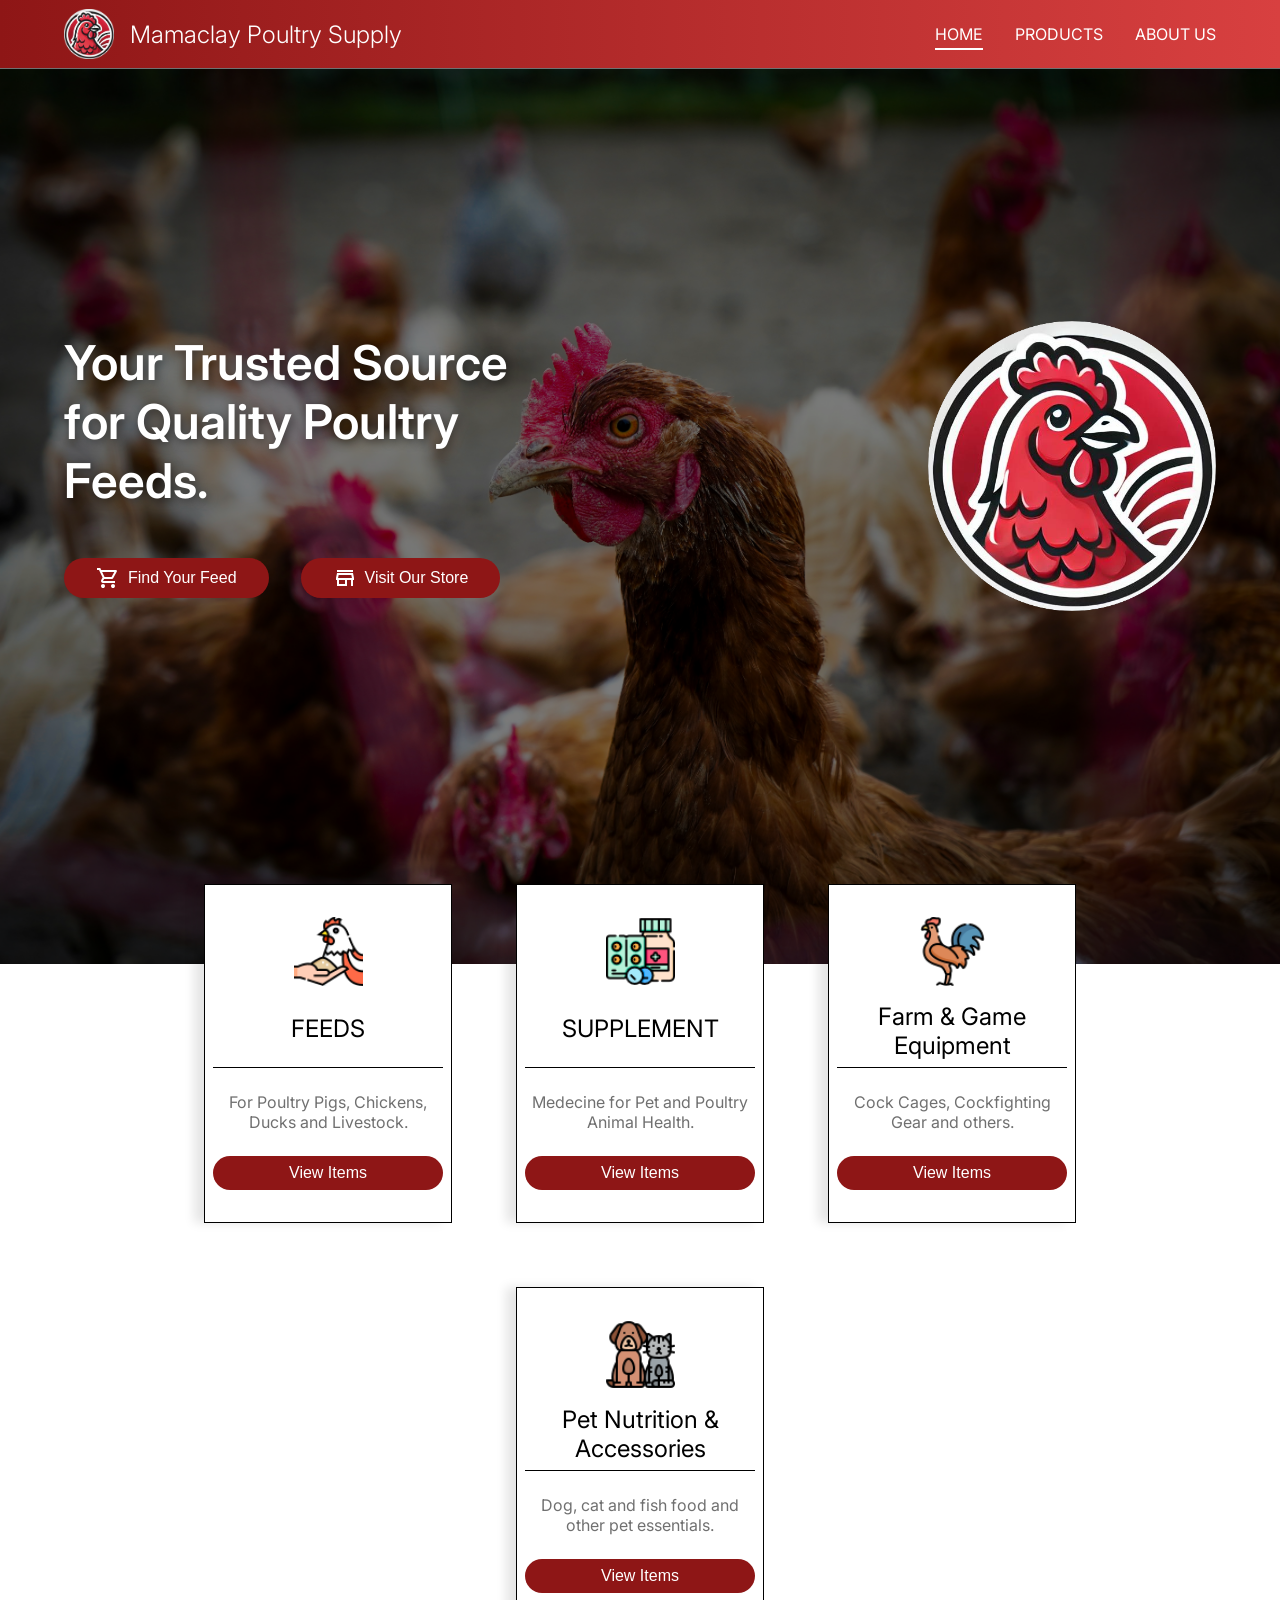
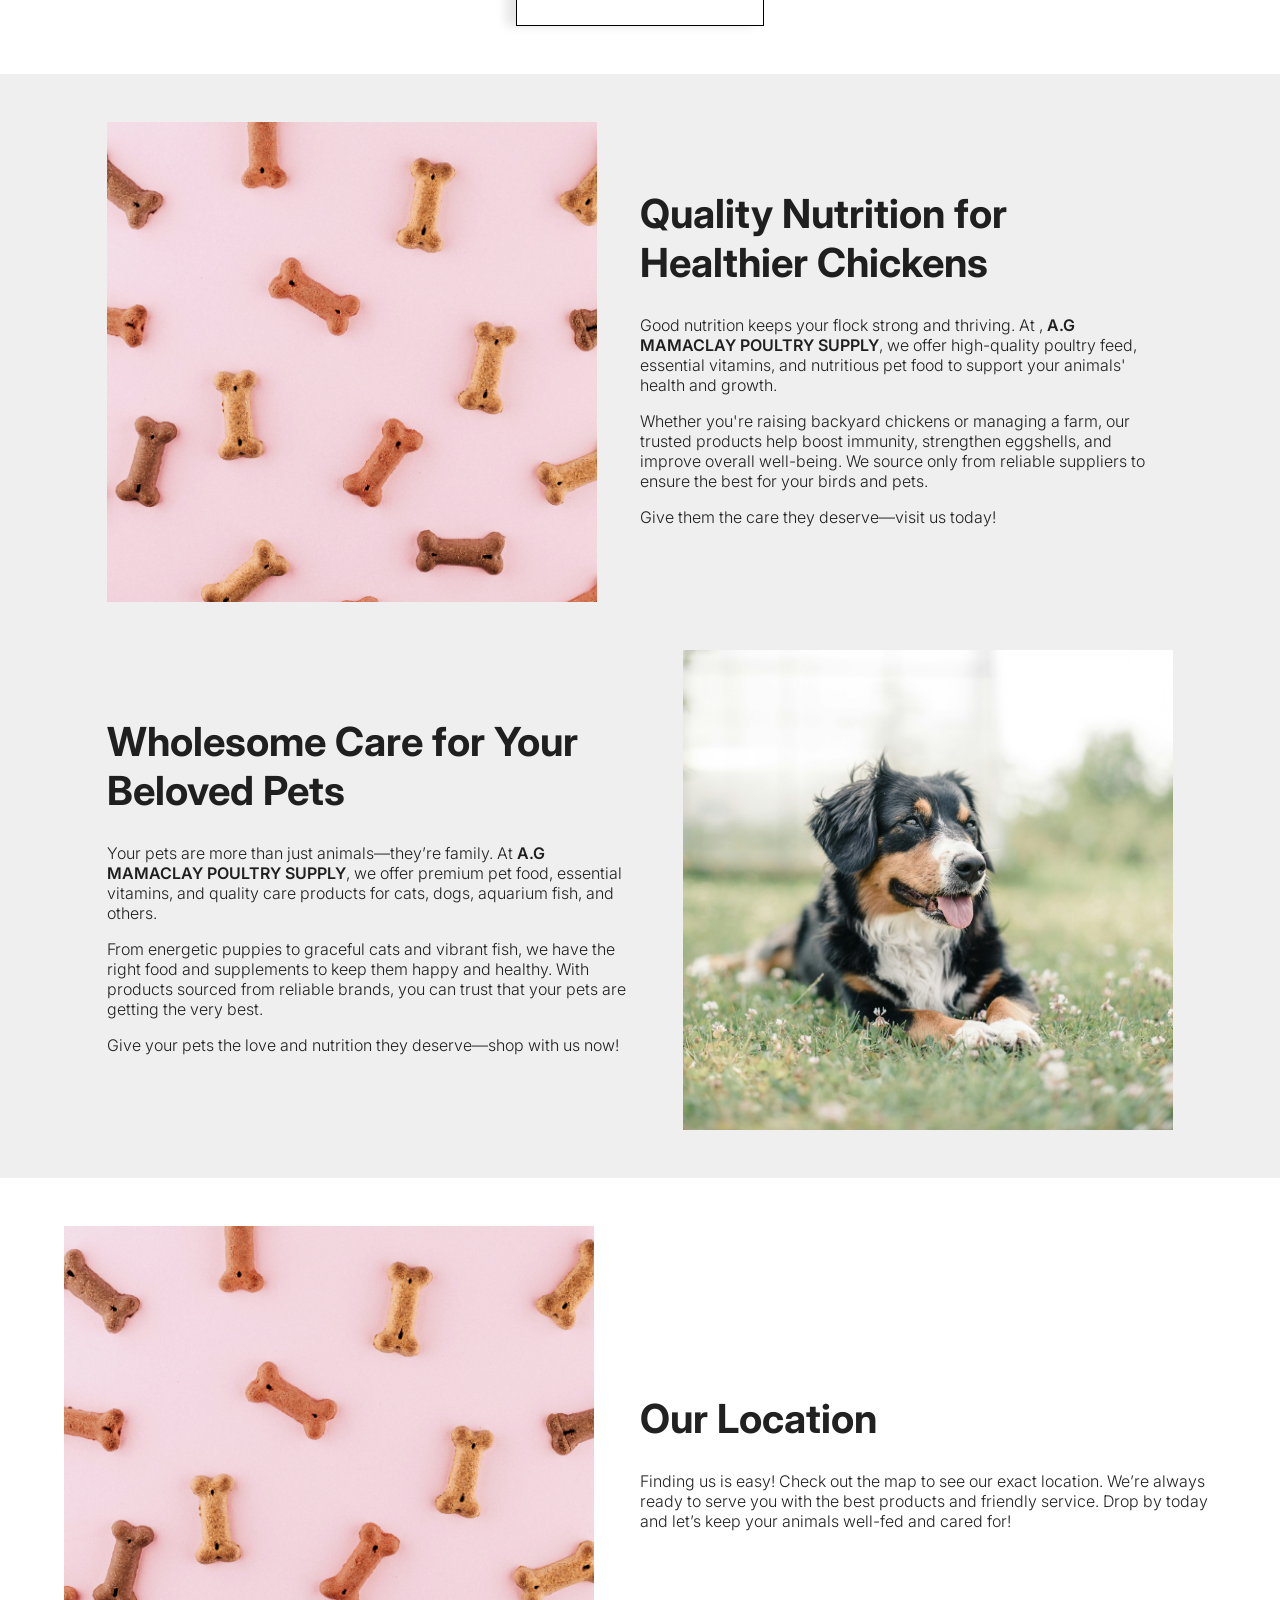
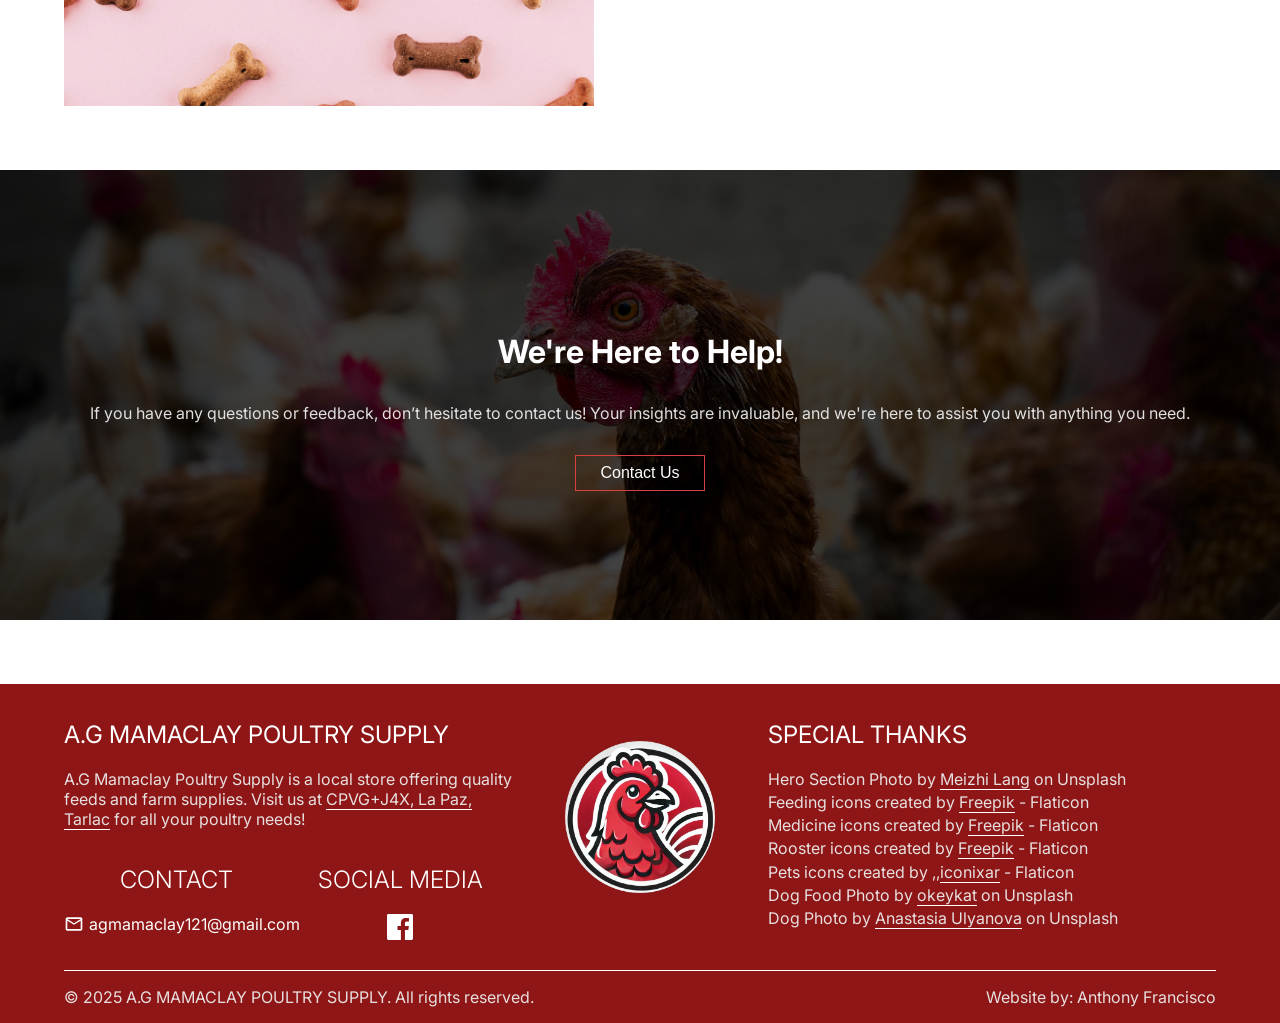
<file: client-side/index.html>
<!DOCTYPE html>
<html lang="en">
<head>
    <meta charset="UTF-8">
    <meta name="viewport" content="width=device-width, initial-scale=1.0">
    <link rel="Icon" type="image/png" href="assets/logo.png">
    <title>A.G Mamaclay Poultry Shop</title>
    <link rel="preconnect" href="https://fonts.googleapis.com">
    <link rel="preconnect" href="https://fonts.gstatic.com" crossorigin>
    <link href="https://fonts.googleapis.com/css2?family=Inter:ital,opsz,wght@0,14..32,100..900;1,14..32,100..900&display=swap" rel="stylesheet">
    <link rel="stylesheet" href="assets/style.css">
    <link rel="stylesheet" href="assets/homepage.css">
</head>
<body>

    <header>
        <div class="container">

            <div class="logo-div"> <!--Put an href to index-->
                <img src="assets/logo.png" alt="logo" >
                <h1>Mamaclay Poultry Supply</h1>
            </div>

            <nav class="main-nav">
                <ul>
                    <li class="main-list"><a href="index.html" id="home-link">HOME</a></li>
                    <li class="main-list"><a href="products.html" id="products-link">PRODUCTS</a></li>
                    <li class="main-list"><a href="about.html" id="about-link">ABOUT US</a></li>
                    
                    <li class="menu-icon" style="margin-left: 2em;" onclick="toggleMenu()">
                        
                        <svg class="menu-svg" xmlns="http://www.w3.org/2000/svg" height="35px" viewBox="0 -960 960 960" width="35px" fill="#FFFFFF">
                            <path d="M120-240v-80h720v80H120Zm0-200v-80h720v80H120Zm0-200v-80h720v80H120Z"/>
                        </svg>
                    
                        <svg class="close-svg" xmlns="http://www.w3.org/2000/svg" height="35px" viewBox="0 -960 960 960" width="35px" fill="#FFFFFF" style="display: none;">
                            <path d="M256-200l-56-56 224-224-224-224 56-56 224 224 224-224 56 56-224 224 224 224-56 56-224-224-224 224Z"/>
                        </svg>

                    </li>
                </ul>

            </nav>
    
        </div><!--Container end-->
  
    </header>

    <div class="container-sbar">
        <nav class="side-bar">
            <ul>

                <li><a href="index.html" id="sidebar-home-link"><svg xmlns="http://www.w3.org/2000/svg" height="24px" viewBox="0 -960 960 960" width="24px" fill="var(--blackText)"><path d="M240-200h120v-240h240v240h120v-360L480-740 240-560v360Zm-80 80v-480l320-240 320 240v480H520v-240h-80v240H160Zm320-350Z"/></svg>HOME</a></li>

                <li><a href="products.html" id="sidebar-products-link"><svg xmlns="http://www.w3.org/2000/svg" height="24px" viewBox="0 -960 960 960" width="24px" fill="var(--blackText)"><path d="M240-80q-33 0-56.5-23.5T160-160v-480q0-33 23.5-56.5T240-720h80q0-66 47-113t113-47q66 0 113 47t47 113h80q33 0 56.5 23.5T800-640v480q0 33-23.5 56.5T720-80H240Zm0-80h480v-480h-80v80q0 17-11.5 28.5T600-520q-17 0-28.5-11.5T560-560v-80H400v80q0 17-11.5 28.5T360-520q-17 0-28.5-11.5T320-560v-80h-80v480Zm160-560h160q0-33-23.5-56.5T480-800q-33 0-56.5 23.5T400-720ZM240-160v-480 480Z"/></svg>PRODUCTS</a></li>

                <li><a href="about.html" id="sidebar-about-link"><svg xmlns="http://www.w3.org/2000/svg" height="24px" viewBox="0 -960 960 960" width="24px" fill="var(--blackText)"><path d="M40-160v-112q0-34 17.5-62.5T104-378q62-31 126-46.5T360-440q66 0 130 15.5T616-378q29 15 46.5 43.5T680-272v112H40Zm720 0v-120q0-44-24.5-84.5T666-434q51 6 96 20.5t84 35.5q36 20 55 44.5t19 53.5v120H760ZM360-480q-66 0-113-47t-47-113q0-66 47-113t113-47q66 0 113 47t47 113q0 66-47 113t-113 47Zm400-160q0 66-47 113t-113 47q-11 0-28-2.5t-28-5.5q27-32 41.5-71t14.5-81q0-42-14.5-81T544-792q14-5 28-6.5t28-1.5q66 0 113 47t47 113ZM120-240h480v-32q0-11-5.5-20T580-306q-54-27-109-40.5T360-360q-56 0-111 13.5T140-306q-9 5-14.5 14t-5.5 20v32Zm240-320q33 0 56.5-23.5T440-640q0-33-23.5-56.5T360-720q-33 0-56.5 23.5T280-640q0 33 23.5 56.5T360-560Zm0 320Zm0-400Z"/></svg>ABOUT US</a></li>

            </ul>

        </nav>
    </div>

    <div class="overlay"></div>

    <main><!-------------MAINN------------->
        
        <section class="hero-section"> <!-------------HERO SECTION------------->

            <div class="container-hero-section">
                <div class="essay-button-wrap">
                    <h1>Your Trusted Source for Quality Poultry Feeds.</h1>
                    <div class="button-wrap">

                        <button class="hero-btn" id="heroProductBtn" onclick="btnFeedsFunction()"><svg xmlns="http://www.w3.org/2000/svg" height="24px" viewBox="0 -960 960 960" width="24px" fill="#FFFFFF"><path d="M280-80q-33 0-56.5-23.5T200-160q0-33 23.5-56.5T280-240q33 0 56.5 23.5T360-160q0 33-23.5 56.5T280-80Zm400 0q-33 0-56.5-23.5T600-160q0-33 23.5-56.5T680-240q33 0 56.5 23.5T760-160q0 33-23.5 56.5T680-80ZM246-720l96 200h280l110-200H246Zm-38-80h590q23 0 35 20.5t1 41.5L692-482q-11 20-29.5 31T622-440H324l-44 80h480v80H280q-45 0-68-39.5t-2-78.5l54-98-144-304H40v-80h130l38 80Zm134 280h280-280Z"/></svg>Find Your Feed </button>

                        <button class="hero-btn" id="heroVisitBtn" onclick="locationScroll()"><svg xmlns="http://www.w3.org/2000/svg" height="24px" viewBox="0 -960 960 960" width="24px" fill="#FFFFFF"><path d="M160-720v-80h640v80H160Zm0 560v-240h-40v-80l40-200h640l40 200v80h-40v240h-80v-240H560v240H160Zm80-80h240v-160H240v160Zm-38-240h556-556Zm0 0h556l-24-120H226l-24 120Z"/></svg>Visit Our Store</button>
                    </div>
                </div>
                <img src="assets/logo.png" alt="Logo Image">
            </div>
            
        </section><!-------------HERO SECTION ENDDDDD------------->

        <section class="card-section"><!-------------CARD SECTION------------->
            
            <div class="container-card-section">

                <div class="card">
                    <div class="img-title-card">
                        <img src="assets/chicken.png" alt="Feeds Icon">
                        <h2 class="h2-one-title">FEEDS</h2>
                    </div>
                    <p>For Poultry Pigs, Chickens, Ducks and Livestock.</p>
                    <button class="card-button" id="feedsCard">View Items</button>
                </div>

                <div class="card">
                    <div class="img-title-card">
                        <img src="assets/medicine.png" alt="Medecine Icon">
                        <h2 class="h2-one-title">SUPPLEMENT</h2>
                    </div>
                    <p>Medecine for Pet and Poultry Animal Health.</p>
                    <button class="card-button" id="supplementCard">View Items</button>
                </div>

                <div class="card">
                    <div class="img-title-card">
                        <img src="assets/gallic-rooster.png" alt="Rooster Icon">
                        <h2>Farm & Game Equipment</h2>
                    </div>
                    <p>Cock Cages, Cockfighting Gear and others.</p>
                    <button class="card-button" id="farmCard">View Items</button>
                </div>

                <div class="card">
                    <div class="img-title-card">
                        <img src="assets/pets.png" alt="Rooster Icon">
                        <h2>Pet Nutrition & Accessories</h2>
                    </div>
                    <p>Dog, cat and fish food and other pet essentials. </p>
                    <button class="card-button" id="petCard">View Items</button>
                </div>

        </div><!-------------container-card-section endddd------------->
 
        </section><!-------------CARD SECTION ENDDDDDDDDDDDD------------->

        <section class="essay-section"> <!------ESSAY AND PICTURE SECTION------->
            <div class="essay-section-wrap">

                <div class="essay-img"></div>
                <div class="essay-text">
                    <h2>Quality Nutrition for Healthier Chickens</h2>
                    <p>Good nutrition keeps your flock strong and thriving. At , <span>A.G MAMACLAY POULTRY SUPPLY</span>, we offer high-quality poultry feed, essential vitamins, and nutritious pet food to support your animals' health and growth.</p>
                    <p>Whether you're raising backyard chickens or managing a farm, our trusted products help boost immunity, strengthen eggshells, and improve overall well-being. We source only from reliable suppliers to ensure the best for your birds and pets.</p>
                    <p>Give them the care they deserve—visit us today!</p>
                </div>

                

            </div>

            <div class="essay-section-wrap essay-section-wrap2">
                <div class="essay-text">
                    <h2>Wholesome Care for Your Beloved Pets</h2>
                    <p>Your pets are more than just animals—they’re family. At <span>A.G MAMACLAY POULTRY SUPPLY</span>, we offer premium pet food, essential vitamins, and quality care products for cats, dogs, aquarium fish, and others.</p>
                    <p>From energetic puppies to graceful cats and vibrant fish, we have the right food and supplements to keep them happy and healthy. With products sourced from reliable brands, you can trust that your pets are getting the very best.</p>
                    <p>Give your pets the love and nutrition they deserve—shop with us now!</p>
                </div>
                <div class="essay-img2"></div>
            </div>

        </section> <!------ESSAY AND PICTURE SECTION ENNDDD------->

        <div class="scroll-pointer"></div>
        <section class="location-section"> <!----LOCATION SECTION---->
            <div class="location-wrap">
                <div class="location-map"><iframe src="https://www.google.com/maps/embed?pb=!1m18!1m12!1m3!1d3845.7487428138934!2d120.72279487378216!3d15.44410655587219!2m3!1f0!2f0!3f0!3m2!1i1024!2i768!4f13.1!3m3!1m2!1s0x3396db006bf5c7ab%3A0xa3828235a39f2ec9!2sMamaclay%20Poultry%20Supply!5e0!3m2!1sen!2sph!4v1741330957660!5m2!1sen!2sph" width="600" height="450" style="border:0;" allowfullscreen="" loading="lazy" referrerpolicy="no-referrer-when-downgrade"></iframe></div>
                <div class="location-text-wrap">
                    <h2>Our Location</h2>
                    <p>Finding us is easy! Check out the map to see our exact location. We’re always ready to serve you with the best products and friendly service. Drop by today and let’s keep your animals well-fed and cared for!</p>
                </div>
            </div>
        </section> <!----LOCATION SECTION ENDDD---->

        <section class="banner-section"> <!---->
            <div class="banner-wrap">
                <h2>We're Here to Help!</h2>
                <p>If you have any questions or feedback, don’t hesitate to contact us! Your insights are invaluable, and we're here to assist you with anything you need.
                </p>
                <button>Contact Us</button>
            </div>
        </section>

    </main> <!-------------MAINN ENDDDDDD------------->

    <footer>
        <div class="footer-wrap">

            <div class="footer-column1">
                <div class="column1-child">
                    <h2>A.G MAMACLAY POULTRY SUPPLY</h2>
                    <p>A.G Mamaclay Poultry Supply is a local store offering quality feeds and farm supplies. Visit us at <a href="https://maps.app.goo.gl/yw9MuRpXWipvzHsX6" target="_blank" rel="noopener noreferrer">CPVG+J4X, La Paz, Tarlac</a> for all your poultry needs!</p>
                </div>
                

                <div class="column1-child2">
                    <div class="child1">
                        <h2>CONTACT</h2>
                        <p><svg xmlns="http://www.w3.org/2000/svg" height="20px" viewBox="0 -960 960 960" width="24px" fill="#FFFFFF"><path d="M160-160q-33 0-56.5-23.5T80-240v-480q0-33 23.5-56.5T160-800h640q33 0 56.5 23.5T880-720v480q0 33-23.5 56.5T800-160H160Zm320-280L160-640v400h640v-400L480-440Zm0-80 320-200H160l320 200ZM160-640v-80 480-400Z"/></svg>agmamaclay121@gmail.com</p>
                    </div>
                    
                    <div class="child2">
                        <h2>SOCIAL MEDIA</h2>
                            <svg width="50" height="26" viewBox="0 0 24 24" fill="#ffffff" xmlns="http://www.w3.org/2000/svg">
                                <path d="M22.675 0H1.325C0.593 0 0 0.593 0 1.325v21.351C0 23.407 0.593 24 1.325 24h11.495v-9.294H9.692v-3.622h3.128V8.413c0-3.1 1.893-4.787 4.659-4.787 1.325 0 2.463 0.099 2.794 0.143v3.24h-1.916c-1.5 0-1.793 0.713-1.793 1.76v2.309h3.59l-0.467 3.622h-3.123V24h6.126C23.407 24 24 23.407 24 22.675V1.325C24 0.593 23.407 0 22.675 0z"/>
                            </svg>
                    </div>

                </div>

            </div>

            <div class="footer-column2">
                <img src="assets/logo.png" alt="A.G MPS LOGO">
                
            </div>

            <div class="footer-column3">
                <h2>SPECIAL THANKS</h2>
                <p>Hero Section Photo by <a href="https://unsplash.com/@meizhilang?utm_content=creditCopyText&utm_medium=referral&utm_source=unsplash"><span>Meizhi Lang</span></a> on <a href="https://unsplash.com/photos/a-group-of-chickens-o0YhQo9ak7Y?utm_content=creditCopyText&utm_medium=referral&utm_source=unsplash">Unsplash</a></p><!--HERO SECTION PHOTO-->

                <p><a href="https://www.flaticon.com/free-icons/feeding" title="feeding icons">Feeding icons created by <span>Freepik</span> - Flaticon</a></p>
                <p><a href="https://www.flaticon.com/free-icons/medicine" title="medicine icons">Medicine icons created by <span>Freepik</span> - Flaticon</a></p>
                <p><a href="https://www.flaticon.com/free-icons/rooster" title="rooster icons">Rooster icons created by <span>Freepik</span> - Flaticon</a></p>
                <p><a href="https://www.flaticon.com/free-icons/pets" title="pets icons">Pets icons created by ,,<span>iconixar</span> - Flaticon</a></p>

                <p>Dog Food Photo by <a href="https://unsplash.com/@okeykat?utm_content=creditCopyText&utm_medium=referral&utm_source=unsplash"><span>okeykat</span></a> on <a href="https://unsplash.com/photos/multicolored-dog-bone-toys-w6elADh_jww?utm_content=creditCopyText&utm_medium=referral&utm_source=unsplash">Unsplash</a> </p><!--ESSAY FIRST PIC SECTION PHOTO-->
                <p>Dog Photo by <a href="https://unsplash.com/@alimaddyce?utm_content=creditCopyText&utm_medium=referral&utm_source=unsplash"><span>Anastasia Ulyanova</span></a> on <a href="https://unsplash.com/photos/selective-focus-photography-of-black-brown-and-white-dog-lying-on-green-grass-field-aFqfi1ASUJc?utm_content=creditCopyText&utm_medium=referral&utm_source=unsplash">Unsplash</a></p>
            </div>

        </div>
        <br>
        <div class="footer-bottom-wrap">
            <p>&copy; 2025 A.G MAMACLAY POULTRY SUPPLY. All rights reserved.</p>
            <p class="myname">Website by: Anthony Francisco</p>
        </div>

    </footer>

    <script src="script.js">
        
    </script>

</body>
</html>
</file>
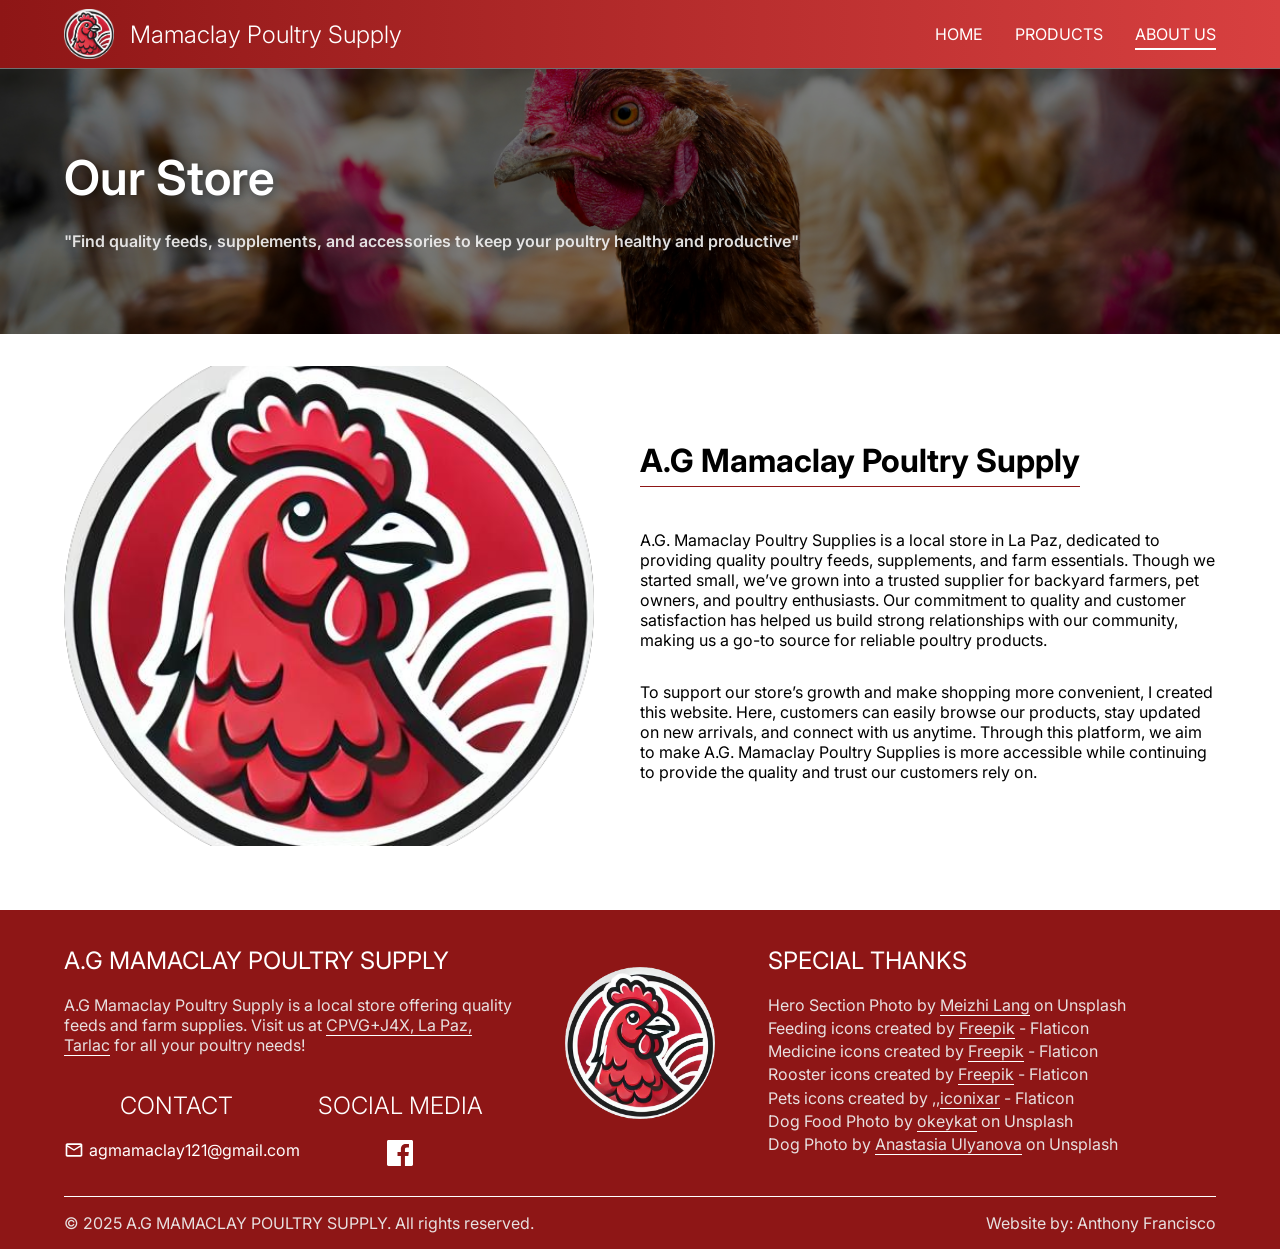
<file: client-side/about.html>
<!DOCTYPE html>
<html lang="en">
<head>
    <meta charset="UTF-8">
    <meta name="viewport" content="width=device-width, initial-scale=1.0">
    <link rel="Icon" type="image/png" href="assets/logo.png">
    <title>A.G Mamaclay Poultry Shop</title>
    <link rel="preconnect" href="https://fonts.googleapis.com">
    <link rel="preconnect" href="https://fonts.gstatic.com" crossorigin>
    <link href="https://fonts.googleapis.com/css2?family=Inter:ital,opsz,wght@0,14..32,100..900;1,14..32,100..900&display=swap" rel="stylesheet">
    <link rel="stylesheet" href="assets/style.css">
    <link rel="stylesheet" href="assets/about.css">

</head>
<body>
    <header>
        <div class="container">

            <div class="logo-div"> <!--Put an href to index-->
                <img src="assets/logo.png" alt="logo" >
                <h1>Mamaclay Poultry Supply</h1>
            </div>

            <nav class="main-nav">
                <ul>
                    <li class="main-list"><a href="index.html" id="home-link">HOME</a></li>
                    <li class="main-list"><a href="products.html" id="products-link">PRODUCTS</a></li>
                    <li class="main-list"><a href="about.html" id="about-link">ABOUT US</a></li>
                    
                    <li class="menu-icon" style="margin-left: 2em;" onclick="toggleMenu()">
                        
                        <svg class="menu-svg" xmlns="http://www.w3.org/2000/svg" height="35px" viewBox="0 -960 960 960" width="35px" fill="#FFFFFF">
                            <path d="M120-240v-80h720v80H120Zm0-200v-80h720v80H120Zm0-200v-80h720v80H120Z"/>
                        </svg>
                    
                        <svg class="close-svg" xmlns="http://www.w3.org/2000/svg" height="35px" viewBox="0 -960 960 960" width="35px" fill="#FFFFFF" style="display: none;">
                            <path d="M256-200l-56-56 224-224-224-224 56-56 224 224 224-224 56 56-224 224 224 224-56 56-224-224-224 224Z"/>
                        </svg>

                    </li>
                </ul>

            </nav>
    
        </div><!--Container end-->
  
    </header>

    <div class="container-sbar">
        <nav class="side-bar">
            <ul>
                <li><a href="index.html" id="sidebar-home-link"><svg xmlns="http://www.w3.org/2000/svg" height="24px" viewBox="0 -960 960 960" width="24px" fill="var(--blackText)"><path d="M240-200h120v-240h240v240h120v-360L480-740 240-560v360Zm-80 80v-480l320-240 320 240v480H520v-240h-80v240H160Zm320-350Z"/></svg>HOME</a></li>

                <li><a href="products.html" id="sidebar-products-link"><svg xmlns="http://www.w3.org/2000/svg" height="24px" viewBox="0 -960 960 960" width="24px" fill="var(--blackText)"><path d="M240-80q-33 0-56.5-23.5T160-160v-480q0-33 23.5-56.5T240-720h80q0-66 47-113t113-47q66 0 113 47t47 113h80q33 0 56.5 23.5T800-640v480q0 33-23.5 56.5T720-80H240Zm0-80h480v-480h-80v80q0 17-11.5 28.5T600-520q-17 0-28.5-11.5T560-560v-80H400v80q0 17-11.5 28.5T360-520q-17 0-28.5-11.5T320-560v-80h-80v480Zm160-560h160q0-33-23.5-56.5T480-800q-33 0-56.5 23.5T400-720ZM240-160v-480 480Z"/></svg>PRODUCTS</a></li>

                <li><a href="about.html" id="sidebar-about-link"><svg xmlns="http://www.w3.org/2000/svg" height="24px" viewBox="0 -960 960 960" width="24px" fill="var(--blackText)"><path d="M40-160v-112q0-34 17.5-62.5T104-378q62-31 126-46.5T360-440q66 0 130 15.5T616-378q29 15 46.5 43.5T680-272v112H40Zm720 0v-120q0-44-24.5-84.5T666-434q51 6 96 20.5t84 35.5q36 20 55 44.5t19 53.5v120H760ZM360-480q-66 0-113-47t-47-113q0-66 47-113t113-47q66 0 113 47t47 113q0 66-47 113t-113 47Zm400-160q0 66-47 113t-113 47q-11 0-28-2.5t-28-5.5q27-32 41.5-71t14.5-81q0-42-14.5-81T544-792q14-5 28-6.5t28-1.5q66 0 113 47t47 113ZM120-240h480v-32q0-11-5.5-20T580-306q-54-27-109-40.5T360-360q-56 0-111 13.5T140-306q-9 5-14.5 14t-5.5 20v32Zm240-320q33 0 56.5-23.5T440-640q0-33-23.5-56.5T360-720q-33 0-56.5 23.5T280-640q0 33 23.5 56.5T360-560Zm0 320Zm0-400Z"/></svg>ABOUT US</a></li>
            </ul> 

        </nav>
    </div>

    <div class="overlay"></div>

    <main class="about-main">

        <section class="hero-section hero-section-products">
            <div class="hero-section-products-wrap">
                <h1>Our Store</h1>
                <p>"Find quality feeds, supplements, and accessories to keep your poultry healthy and productive"</p>
            </div>
            
        </section>

        <section class="about-store-section">
            <div class="about-store-wrap">
                <div class="about-store-img"></div>
                <div class="about-store-title-des">
                    <h1>A.G Mamaclay Poultry Supply</h1>
                    <!--Location click in Paragraph-->
                    <p>A.G. Mamaclay Poultry Supplies is a local store in <span>La Paz</span>, dedicated to providing quality poultry feeds, supplements, and farm essentials. Though we started small, we’ve grown into a trusted supplier for backyard farmers, pet owners, and poultry enthusiasts. Our commitment to quality and customer satisfaction has helped us build strong relationships with our community, making us a go-to source for reliable poultry products.</p>

                    <p>To support our store’s growth and make shopping more convenient, I created this website. Here, customers can easily browse our products, stay updated on new arrivals, and connect with us anytime. Through this platform, we aim to make A.G. Mamaclay Poultry Supplies is more accessible while continuing to provide the quality and trust our customers rely on.</p>

                </div>
            </div>
        </section>  

        

    </main>

    <footer>
        <div class="footer-wrap">

            <div class="footer-column1">
                <div class="column1-child">
                    <h2>A.G MAMACLAY POULTRY SUPPLY</h2>
                    <p>A.G Mamaclay Poultry Supply is a local store offering quality feeds and farm supplies. Visit us at <a href="https://maps.app.goo.gl/yw9MuRpXWipvzHsX6" target="_blank" rel="noopener noreferrer">CPVG+J4X, La Paz, Tarlac</a> for all your poultry needs!</p>
                </div>
                

                <div class="column1-child2">
                    <div class="child1">
                        <h2>CONTACT</h2>
                        <p><svg xmlns="http://www.w3.org/2000/svg" height="20px" viewBox="0 -960 960 960" width="24px" fill="#FFFFFF"><path d="M160-160q-33 0-56.5-23.5T80-240v-480q0-33 23.5-56.5T160-800h640q33 0 56.5 23.5T880-720v480q0 33-23.5 56.5T800-160H160Zm320-280L160-640v400h640v-400L480-440Zm0-80 320-200H160l320 200ZM160-640v-80 480-400Z"/></svg>agmamaclay121@gmail.com</p>
                    </div>
                    
                    <div class="child2">
                        <h2>SOCIAL MEDIA</h2>
                            <svg width="50" height="26" viewBox="0 0 24 24" fill="#ffffff" xmlns="http://www.w3.org/2000/svg">
                                <path d="M22.675 0H1.325C0.593 0 0 0.593 0 1.325v21.351C0 23.407 0.593 24 1.325 24h11.495v-9.294H9.692v-3.622h3.128V8.413c0-3.1 1.893-4.787 4.659-4.787 1.325 0 2.463 0.099 2.794 0.143v3.24h-1.916c-1.5 0-1.793 0.713-1.793 1.76v2.309h3.59l-0.467 3.622h-3.123V24h6.126C23.407 24 24 23.407 24 22.675V1.325C24 0.593 23.407 0 22.675 0z"/>
                            </svg>
                    </div>

                </div>

            </div>

            <div class="footer-column2">
                <img src="assets/logo.png" alt="A.G MPS LOGO">
                
            </div>

            <div class="footer-column3">
                <h2>SPECIAL THANKS</h2>
                <p>Hero Section Photo by <a href="https://unsplash.com/@meizhilang?utm_content=creditCopyText&utm_medium=referral&utm_source=unsplash"><span>Meizhi Lang</span></a> on <a href="https://unsplash.com/photos/a-group-of-chickens-o0YhQo9ak7Y?utm_content=creditCopyText&utm_medium=referral&utm_source=unsplash">Unsplash</a></p><!--HERO SECTION PHOTO-->

                <p><a href="https://www.flaticon.com/free-icons/feeding" title="feeding icons">Feeding icons created by <span>Freepik</span> - Flaticon</a></p>
                <p><a href="https://www.flaticon.com/free-icons/medicine" title="medicine icons">Medicine icons created by <span>Freepik</span> - Flaticon</a></p>
                <p><a href="https://www.flaticon.com/free-icons/rooster" title="rooster icons">Rooster icons created by <span>Freepik</span> - Flaticon</a></p>
                <p><a href="https://www.flaticon.com/free-icons/pets" title="pets icons">Pets icons created by ,,<span>iconixar</span> - Flaticon</a></p>

                <p>Dog Food Photo by <a href="https://unsplash.com/@okeykat?utm_content=creditCopyText&utm_medium=referral&utm_source=unsplash"><span>okeykat</span></a> on <a href="https://unsplash.com/photos/multicolored-dog-bone-toys-w6elADh_jww?utm_content=creditCopyText&utm_medium=referral&utm_source=unsplash">Unsplash</a> </p><!--ESSAY FIRST PIC SECTION PHOTO-->
                <p>Dog Photo by <a href="https://unsplash.com/@alimaddyce?utm_content=creditCopyText&utm_medium=referral&utm_source=unsplash"><span>Anastasia Ulyanova</span></a> on <a href="https://unsplash.com/photos/selective-focus-photography-of-black-brown-and-white-dog-lying-on-green-grass-field-aFqfi1ASUJc?utm_content=creditCopyText&utm_medium=referral&utm_source=unsplash">Unsplash</a></p>
            </div>

        </div>
        <br>
        <div class="footer-bottom-wrap">
            <p>&copy; 2025 A.G MAMACLAY POULTRY SUPPLY. All rights reserved.</p>
            <p class="myname">Website by: Anthony Francisco</p>
        </div>

    </footer>
    

    
    <script src="script.js">
        
    </script>

</body>
</html>
</file>
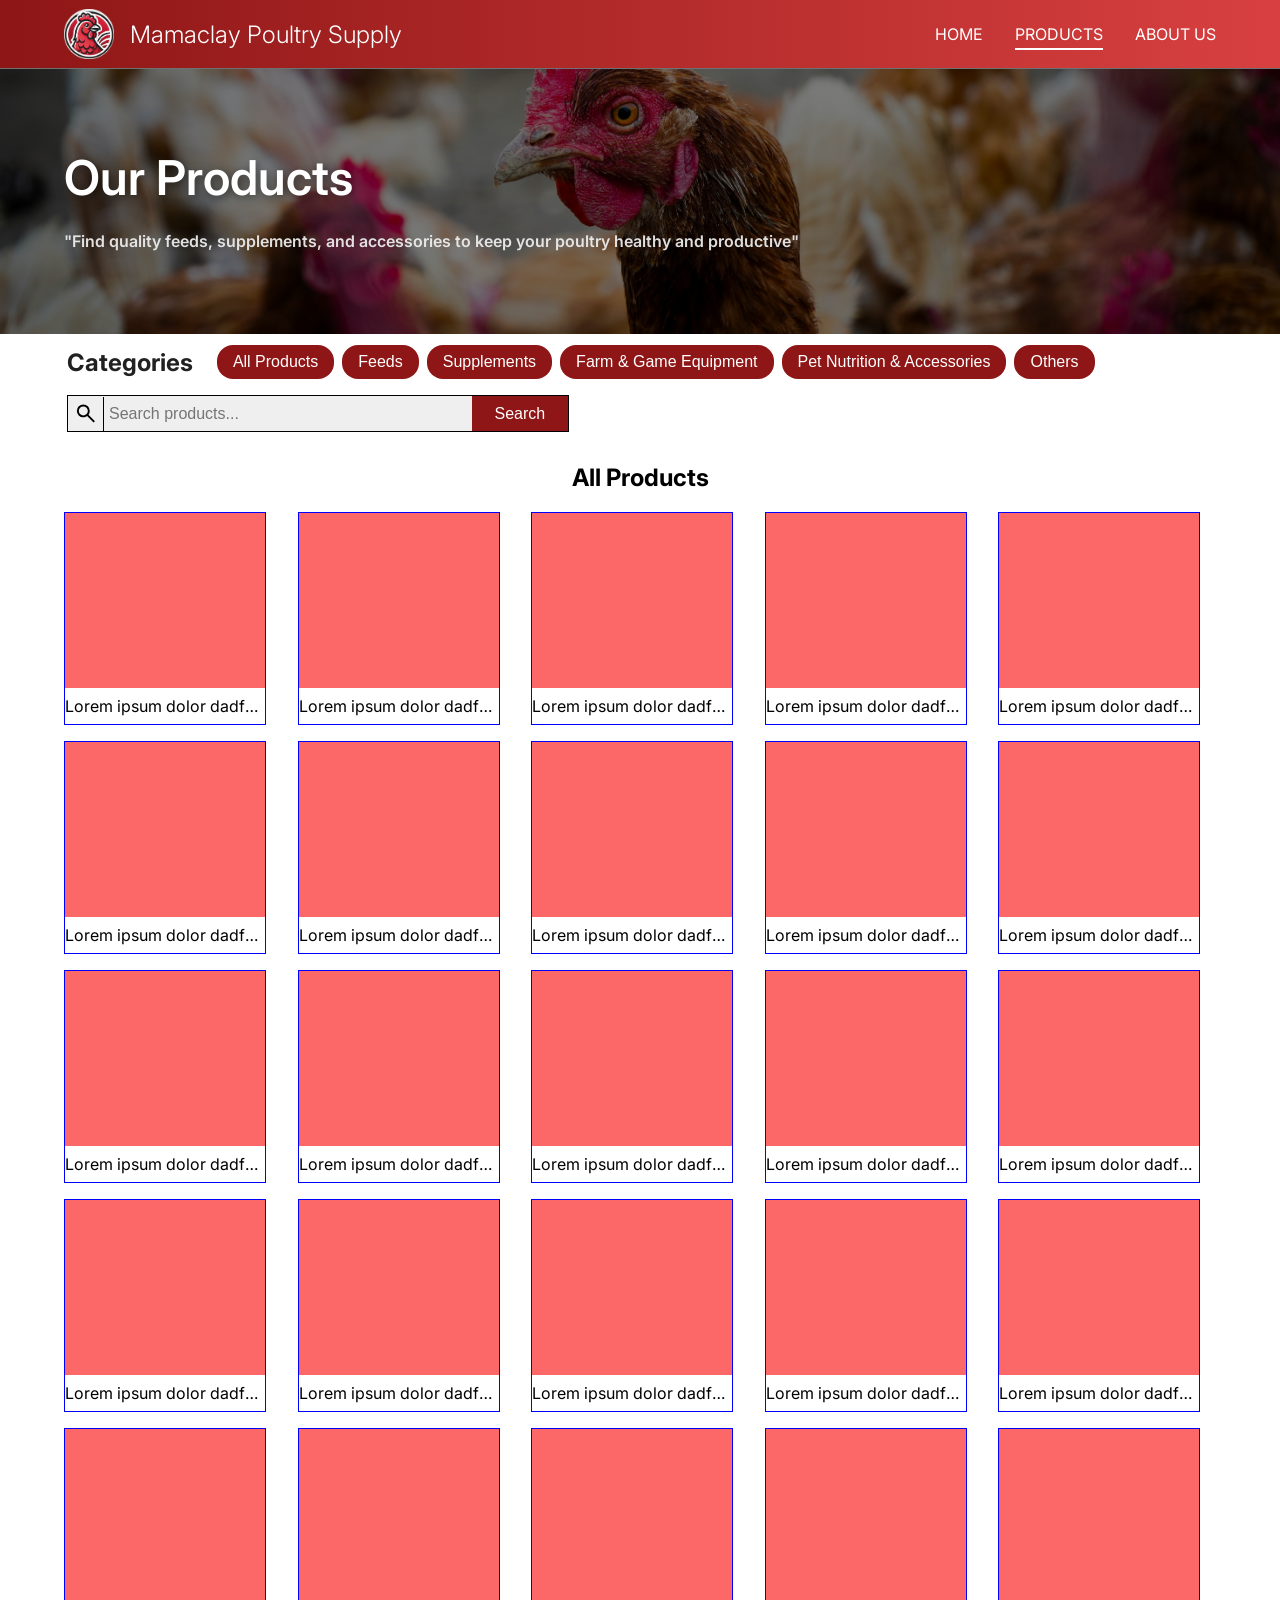
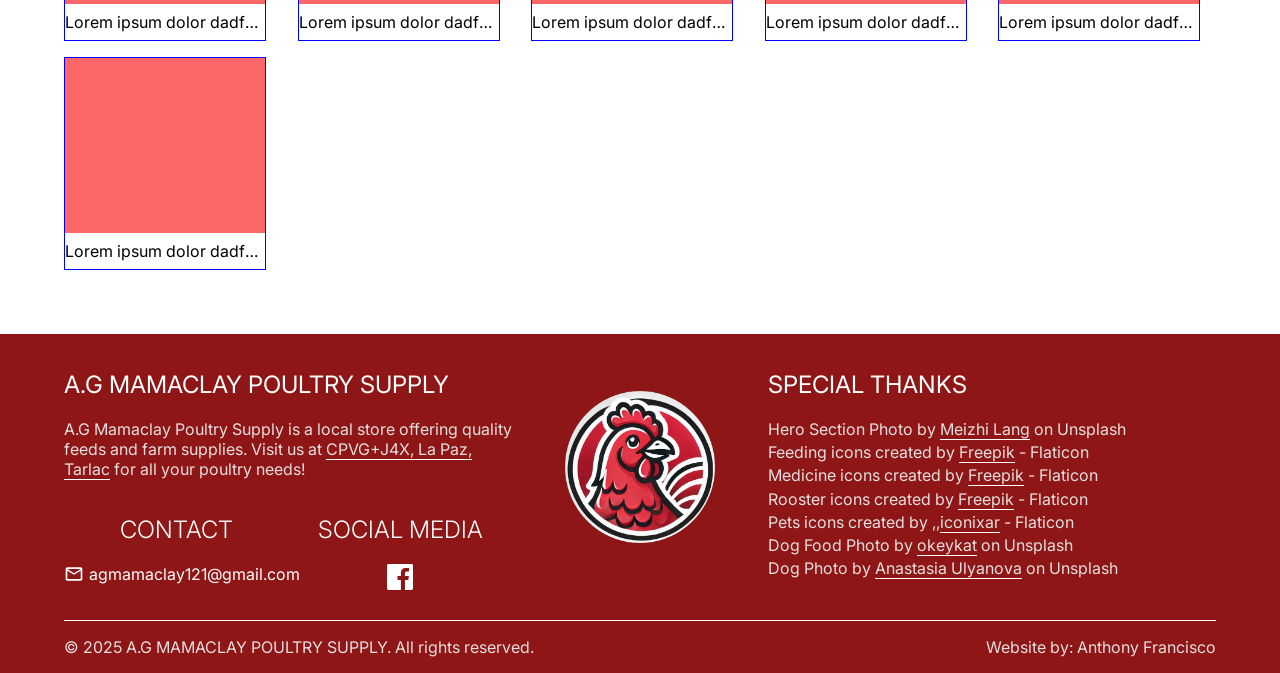
<file: client-side/products.html>
<!DOCTYPE html>
<html lang="en">
<head>
    <meta charset="UTF-8">
    <meta name="viewport" content="width=device-width, initial-scale=1.0">
    <link rel="Icon" type="image/png" href="assets/logo.png">
    <title>A.G Mamaclay Poultry Shop</title>
    <link rel="preconnect" href="https://fonts.googleapis.com">
    <link rel="preconnect" href="https://fonts.gstatic.com" crossorigin>
    <link href="https://fonts.googleapis.com/css2?family=Inter:ital,opsz,wght@0,14..32,100..900;1,14..32,100..900&display=swap" rel="stylesheet">
    <link rel="stylesheet" href="assets/style.css">
    <link rel="stylesheet" href="assets/products.css">

</head>
<body>
    <header>
        <div class="container">

            <div class="logo-div"> <!--Put an href to index-->
                <img src="assets/logo.png" alt="logo" >
                <h1>Mamaclay Poultry Supply</h1>
            </div>

            <nav class="main-nav">
                <ul>
                    <li class="main-list"><a href="index.html" id="home-link">HOME</a></li>
                    <li class="main-list"><a href="products.html" id="products-link">PRODUCTS</a></li>
                    <li class="main-list"><a href="about.html" id="about-link">ABOUT US</a></li>
                    
                    <li class="menu-icon" style="margin-left: 2em;" onclick="toggleMenu()">
                        
                        <svg class="menu-svg" xmlns="http://www.w3.org/2000/svg" height="35px" viewBox="0 -960 960 960" width="35px" fill="#FFFFFF">
                            <path d="M120-240v-80h720v80H120Zm0-200v-80h720v80H120Zm0-200v-80h720v80H120Z"/>
                        </svg>
                    
                        <svg class="close-svg" xmlns="http://www.w3.org/2000/svg" height="35px" viewBox="0 -960 960 960" width="35px" fill="#FFFFFF" style="display: none;">
                            <path d="M256-200l-56-56 224-224-224-224 56-56 224 224 224-224 56 56-224 224 224 224-56 56-224-224-224 224Z"/>
                        </svg>

                    </li>
                </ul>

            </nav>
    
        </div><!--Container end-->
  
    </header>

    <div class="container-sbar">
        <nav class="side-bar">
            <ul>
                <li><a href="index.html" id="sidebar-home-link"><svg xmlns="http://www.w3.org/2000/svg" height="24px" viewBox="0 -960 960 960" width="24px" fill="var(--blackText)"><path d="M240-200h120v-240h240v240h120v-360L480-740 240-560v360Zm-80 80v-480l320-240 320 240v480H520v-240h-80v240H160Zm320-350Z"/></svg>HOME</a></li>

                <li><a href="products.html" id="sidebar-products-link"><svg xmlns="http://www.w3.org/2000/svg" height="24px" viewBox="0 -960 960 960" width="24px" fill="var(--blackText)"><path d="M240-80q-33 0-56.5-23.5T160-160v-480q0-33 23.5-56.5T240-720h80q0-66 47-113t113-47q66 0 113 47t47 113h80q33 0 56.5 23.5T800-640v480q0 33-23.5 56.5T720-80H240Zm0-80h480v-480h-80v80q0 17-11.5 28.5T600-520q-17 0-28.5-11.5T560-560v-80H400v80q0 17-11.5 28.5T360-520q-17 0-28.5-11.5T320-560v-80h-80v480Zm160-560h160q0-33-23.5-56.5T480-800q-33 0-56.5 23.5T400-720ZM240-160v-480 480Z"/></svg>PRODUCTS</a></li>

                <li><a href="about.html" id="sidebar-about-link"><svg xmlns="http://www.w3.org/2000/svg" height="24px" viewBox="0 -960 960 960" width="24px" fill="var(--blackText)"><path d="M40-160v-112q0-34 17.5-62.5T104-378q62-31 126-46.5T360-440q66 0 130 15.5T616-378q29 15 46.5 43.5T680-272v112H40Zm720 0v-120q0-44-24.5-84.5T666-434q51 6 96 20.5t84 35.5q36 20 55 44.5t19 53.5v120H760ZM360-480q-66 0-113-47t-47-113q0-66 47-113t113-47q66 0 113 47t47 113q0 66-47 113t-113 47Zm400-160q0 66-47 113t-113 47q-11 0-28-2.5t-28-5.5q27-32 41.5-71t14.5-81q0-42-14.5-81T544-792q14-5 28-6.5t28-1.5q66 0 113 47t47 113ZM120-240h480v-32q0-11-5.5-20T580-306q-54-27-109-40.5T360-360q-56 0-111 13.5T140-306q-9 5-14.5 14t-5.5 20v32Zm240-320q33 0 56.5-23.5T440-640q0-33-23.5-56.5T360-720q-33 0-56.5 23.5T280-640q0 33 23.5 56.5T360-560Zm0 320Zm0-400Z"/></svg>ABOUT US</a></li>
            </ul> 

        </nav>
    </div>

    <div class="overlay"></div>



    <main>
        
        <section class="hero-section hero-section-products">
            <div class="hero-section-products-wrap">
                <h1>Our Products</h1>
                <p>"Find quality feeds, supplements, and accessories to keep your poultry healthy and productive"</p>
            </div>
            
        </section>

        <section class="section-categories">
            

            <div class="section-categories-wrap">

                <h2>Categories</h2>
                <div class="categories-wrap-btn">
                    <button class="categories-btn" onclick="feedsFunction()">All Products</button>
                    <button class="categories-btn" id="feedsCategories" onclick="feedsFunction()">Feeds</button>
                    <button class="categories-btn" id="supplementCategories" onclick="feedsFunction()">Supplements</button>
                    <button class="categories-btn" id="farmCategories" onclick="feedsFunction()">Farm & Game Equipment</button>
                    <button class="categories-btn" id="petsCategories" onclick="feedsFunction()">Pet Nutrition & Accessories</button>
                    <button class="categories-btn" onclick="feedsFunction()">Others</button>
                </div>
                
            </div>

            <div class="search-item-div">
                <div class="search-item-div-wrap">
                    <svg xmlns="http://www.w3.org/2000/svg" height="27px" viewBox="0 -960 960 960" width="27px" fill="#000000"><path d="M765-144 526-383q-30 22-65.79 34.5-35.79 12.5-76.18 12.5Q284-336 214-406t-70-170q0-100 70-170t170-70q100 0 170 70t70 170.03q0 40.39-12.5 76.18Q599-464 577-434l239 239-51 51ZM384-408q70 0 119-49t49-119q0-70-49-119t-119-49q-70 0-119 49t-49 119q0 70 49 119t119 49Z"/></svg>
                    <input type="text" id="search-item" placeholder="Search products...">
                    <button>Search</button>
                </div>
            </div>
            
        </section>

        <section class="products-item-section">
            <h1 id="categories-title">All Products</h1>
            
            <div class="item-card-wrap">

                <div class="item">
                    <div class="item-img"></div>
                    <p>Lorem ipsum dolor dadfasda asdasdaasdasadf</p>
                </div>

                <div class="item">
                    <div class="item-img"></div>
                    <p>Lorem ipsum dolor dadfasda asdasdaasdasadf</p>
                </div>

                <div class="item">
                    <div class="item-img"></div>
                    <p>Lorem ipsum dolor dadfasda asdasdaasdasadf</p>
                </div>

                <div class="item">
                    <div class="item-img"></div>
                    <p>Lorem ipsum dolor dadfasda asdasdaasdasadf</p>
                </div>

                <div class="item">
                    <div class="item-img"></div>
                    <p>Lorem ipsum dolor dadfasda asdasdaasdasadf</p>
                </div>

                <div class="item">
                    <div class="item-img"></div>
                    <p>Lorem ipsum dolor dadfasda asdasdaasdasadf</p>
                </div>

                <div class="item">
                    <div class="item-img"></div>
                    <p>Lorem ipsum dolor dadfasda asdasdaasdasadf</p>
                </div>

                <div class="item">
                    <div class="item-img"></div>
                    <p>Lorem ipsum dolor dadfasda asdasdaasdasadf</p>
                </div>

                <div class="item">
                    <div class="item-img"></div>
                    <p>Lorem ipsum dolor dadfasda asdasdaasdasadf</p>
                </div>

                <div class="item">
                    <div class="item-img"></div>
                    <p>Lorem ipsum dolor dadfasda asdasdaasdasadf</p>
                </div>

                <div class="item">
                    <div class="item-img"></div>
                    <p>Lorem ipsum dolor dadfasda asdasdaasdasadf</p>
                </div>
                
                <div class="item">
                    <div class="item-img"></div>
                    <p>Lorem ipsum dolor dadfasda asdasdaasdasadf</p>
                </div>

                <div class="item">
                    <div class="item-img"></div>
                    <p>Lorem ipsum dolor dadfasda asdasdaasdasadf</p>
                </div>

                <div class="item">
                    <div class="item-img"></div>
                    <p>Lorem ipsum dolor dadfasda asdasdaasdasadf</p>
                </div>

                <div class="item">
                    <div class="item-img"></div>
                    <p>Lorem ipsum dolor dadfasda asdasdaasdasadf</p>
                </div>

                <div class="item">
                    <div class="item-img"></div>
                    <p>Lorem ipsum dolor dadfasda asdasdaasdasadf</p>
                </div>

                <div class="item">
                    <div class="item-img"></div>
                    <p>Lorem ipsum dolor dadfasda asdasdaasdasadf</p>
                </div>

                <div class="item">
                    <div class="item-img"></div>
                    <p>Lorem ipsum dolor dadfasda asdasdaasdasadf</p>
                </div>

                <div class="item">
                    <div class="item-img"></div>
                    <p>Lorem ipsum dolor dadfasda asdasdaasdasadf</p>
                </div>

                <div class="item">
                    <div class="item-img"></div>
                    <p>Lorem ipsum dolor dadfasda asdasdaasdasadf</p>
                </div>

                <div class="item">
                    <div class="item-img"></div>
                    <p>Lorem ipsum dolor dadfasda asdasdaasdasadf</p>
                </div>

                <div class="item">
                    <div class="item-img"></div>
                    <p>Lorem ipsum dolor dadfasda asdasdaasdasadf</p>
                </div>

                <div class="item">
                    <div class="item-img"></div>
                    <p>Lorem ipsum dolor dadfasda asdasdaasdasadf</p>
                </div>

                <div class="item">
                    <div class="item-img"></div>
                    <p>Lorem ipsum dolor dadfasda asdasdaasdasadf</p>
                </div>

                <div class="item">
                    <div class="item-img"></div>
                    <p>Lorem ipsum dolor dadfasda asdasdaasdasadf</p>
                </div>

                <div class="item">
                    <div class="item-img"></div>
                    <p>Lorem ipsum dolor dadfasda asdasdaasdasadf</p>
                </div>

                
            </div>
            

        </section> 




    </main>

    <footer>
        <div class="footer-wrap">

            <div class="footer-column1">
                <div class="column1-child">
                    <h2>A.G MAMACLAY POULTRY SUPPLY</h2>
                    <p>A.G Mamaclay Poultry Supply is a local store offering quality feeds and farm supplies. Visit us at <a href="https://maps.app.goo.gl/yw9MuRpXWipvzHsX6" target="_blank" rel="noopener noreferrer">CPVG+J4X, La Paz, Tarlac</a> for all your poultry needs!</p>
                </div>
                

                <div class="column1-child2">
                    <div class="child1">
                        <h2>CONTACT</h2>
                        <p><svg xmlns="http://www.w3.org/2000/svg" height="20px" viewBox="0 -960 960 960" width="24px" fill="#FFFFFF"><path d="M160-160q-33 0-56.5-23.5T80-240v-480q0-33 23.5-56.5T160-800h640q33 0 56.5 23.5T880-720v480q0 33-23.5 56.5T800-160H160Zm320-280L160-640v400h640v-400L480-440Zm0-80 320-200H160l320 200ZM160-640v-80 480-400Z"/></svg>agmamaclay121@gmail.com</p>
                    </div>
                    
                    <div class="child2">
                        <h2>SOCIAL MEDIA</h2>
                            <svg width="50" height="26" viewBox="0 0 24 24" fill="#ffffff" xmlns="http://www.w3.org/2000/svg">
                                <path d="M22.675 0H1.325C0.593 0 0 0.593 0 1.325v21.351C0 23.407 0.593 24 1.325 24h11.495v-9.294H9.692v-3.622h3.128V8.413c0-3.1 1.893-4.787 4.659-4.787 1.325 0 2.463 0.099 2.794 0.143v3.24h-1.916c-1.5 0-1.793 0.713-1.793 1.76v2.309h3.59l-0.467 3.622h-3.123V24h6.126C23.407 24 24 23.407 24 22.675V1.325C24 0.593 23.407 0 22.675 0z"/>
                            </svg>
                    </div>

                </div>

            </div>

            <div class="footer-column2">
                <img src="assets/logo.png" alt="A.G MPS LOGO">
                
            </div>

            <div class="footer-column3">
                <h2>SPECIAL THANKS</h2>
                <p>Hero Section Photo by <a href="https://unsplash.com/@meizhilang?utm_content=creditCopyText&utm_medium=referral&utm_source=unsplash"><span>Meizhi Lang</span></a> on <a href="https://unsplash.com/photos/a-group-of-chickens-o0YhQo9ak7Y?utm_content=creditCopyText&utm_medium=referral&utm_source=unsplash">Unsplash</a></p><!--HERO SECTION PHOTO-->

                <p><a href="https://www.flaticon.com/free-icons/feeding" title="feeding icons">Feeding icons created by <span>Freepik</span> - Flaticon</a></p>
                <p><a href="https://www.flaticon.com/free-icons/medicine" title="medicine icons">Medicine icons created by <span>Freepik</span> - Flaticon</a></p>
                <p><a href="https://www.flaticon.com/free-icons/rooster" title="rooster icons">Rooster icons created by <span>Freepik</span> - Flaticon</a></p>
                <p><a href="https://www.flaticon.com/free-icons/pets" title="pets icons">Pets icons created by ,,<span>iconixar</span> - Flaticon</a></p>

                <p>Dog Food Photo by <a href="https://unsplash.com/@okeykat?utm_content=creditCopyText&utm_medium=referral&utm_source=unsplash"><span>okeykat</span></a> on <a href="https://unsplash.com/photos/multicolored-dog-bone-toys-w6elADh_jww?utm_content=creditCopyText&utm_medium=referral&utm_source=unsplash">Unsplash</a> </p><!--ESSAY FIRST PIC SECTION PHOTO-->
                <p>Dog Photo by <a href="https://unsplash.com/@alimaddyce?utm_content=creditCopyText&utm_medium=referral&utm_source=unsplash"><span>Anastasia Ulyanova</span></a> on <a href="https://unsplash.com/photos/selective-focus-photography-of-black-brown-and-white-dog-lying-on-green-grass-field-aFqfi1ASUJc?utm_content=creditCopyText&utm_medium=referral&utm_source=unsplash">Unsplash</a></p>
            </div>

        </div>
        <br>
        <div class="footer-bottom-wrap">
            <p>&copy; 2025 A.G MAMACLAY POULTRY SUPPLY. All rights reserved.</p>
            <p class="myname">Website by: Anthony Francisco</p>
        </div>

    </footer>


    <script src="script.js">
        
    </script>

</body>
</html>
</file>
<file: client-side/assets/style.css>
:root{
    --primary-color: #8E1616; /* red */
    --secondary-color: #D84040; /* sec red */
    --tertiary-color: #ffffff;   /* Highlights or text*/
    --quaternary-color: #eeee; /* Background */
    --quinary-color: #707070; /*text with white bg*/
    --blackText: rgba(0, 0, 0, .87);
}

body{
    margin: 0;
    height:100vh;
    height: 100dvh;
    font-family: "Inter", Helvetica, sans-serif;
    padding-top: 4em;
    box-sizing: border-box;
}

body::-webkit-scrollbar {
    display: none;
}



header{
    background: linear-gradient(to right, #8E1616, #D84040);
    padding: 0.5em 0;
    width: 100%;
    position: fixed;
    top: 0;
    left: 0;
    z-index: 999; 
    border-bottom: 1px solid var(--quinary-color);
}
.container{     /*NAV BAR CONTAINER*/
    width: 90%;
    max-width: 1200px;
    margin: 0 auto;
    display: flex;
    justify-content: space-between;
}

.container h1{
    font-weight: 300;
    font-size: 1.5rem;
    margin: 0;
    color: var(--tertiary-color);
}

.container img{
    width: 15%;
    max-width: 50px;
    min-width: 30px;
    margin: 0;
    padding: 0;
    
}

.logo-div{
    display: flex;
    align-items: center;
    gap: 1em;
    width: fit-content;
    margin: 0;
    padding: 0;
    cursor: pointer;
}
.main-nav ul{
    list-style: none;
    padding: 0;
    display: flex;
    justify-content: center;
}

.main-nav .main-list{
   margin-left: 2em;
}

.main-nav a{
    text-decoration: none;
    color: var(--tertiary-color);
    padding: .25em 0;
    font-size: 1em;
    font-weight: 400;
}
.main-nav .menu-icon{
    display: none;
}


.main-nav a:hover,
.main-nav a:focus{
    border-bottom: 2px solid white;
}

.current-page{
    border-bottom: 2px solid white;
}

@media(max-width: 900px){
    .main-nav .main-list{
        display: none;
    }
    .main-nav .menu-icon{
        display: block;
    }
    .container h1{
        font-size: 1.5rem;
        
    }
    header{
        padding: 0;
    }

}
@media(max-width: 515px){
    .container h1{
        font-size: 1rem;
    }
    header{
        padding: 0;
    }
}

/*----------SIDE BAR-----------*/
.overlay{
    display: none;
    position: fixed;
    top: 0;
    left: 0;
    width: 100%;
    height: 100%;
    background: rgba(0, 0, 0, 0.705); 
    z-index: 22; 
    
} 

.side-bar{
    position: fixed;
    top: 0;
    right: -65%;
    height: 100%;
    width: 65%;
    z-index: 99;
    background-color: white;
    display: flex;
    flex-direction: column;
    align-items: center;
    justify-content: flex-start;
    padding-top: 5em;
    transition: right 0.3s ease;
}

.side-bar.open {
    right: 0;
}

.side-bar ul{
    width: 100%;
    list-style: none;
    margin: 0;
    padding: 0;
}
.side-bar a{
    padding: 1em;
    margin-top: .5em;
    text-decoration: none;
    color: var(--blackText);
    display: flex;
    align-items: center;
    gap: 1em;
    margin-left: 1em;
    font-size: 1em;
    font-weight: 200;
}

.side-bar a:hover,
.side-bar a :focus{
    background-color: var(--quaternary-color);
}




.current-page-mobile{
    background-color: var(--quaternary-color);
}


@media(max-width: 515px){
    .side-bar a{
        font-size: .7em;
        font-weight: 200;
    }
    .side-bar a svg{
        height: 20px;
    }
}
/*----------SIDE BAR ENDDDD-----------*/

/*-------------------------------------MAIN STYLE------------------------------------------*/

/*----------HERO SECTION-----------*/
.hero-section{
    position: relative;
    background-image: url(meizhi-lang-o0YhQo9ak7Y-unsplash.jpg);
    background-size: cover;
    background-position: center;
    background-repeat: no-repeat;
    height: 100vh;
    display: flex;
    align-items: center;
    
}
.hero-section::before {
    content: "";
    position: absolute;
    top: 0;
    left: 0;
    width: 100%;
    height: 100%;
    background: rgba(0, 0, 0, 0.521); 
    z-index: 1; 
}

.container-hero-section{
    position: relative;
    z-index: 2;
    width: 90%;
    max-width: 1200px;
    margin: 0 auto;
    display: flex;
    justify-content: space-between;
    align-items: center;
    margin-bottom: 6em;
}
.container-hero-section img{
    width: 25%;
    max-width: 300px;
    min-width: 250px;
}

.essay-button-wrap{
    max-width: 600px;
    display: flex;
    flex-direction: column;
}
.essay-button-wrap h1{
    font-size: 3rem;
    font-weight: 600;
    color: var(--tertiary-color);
    margin: 0;
    margin-bottom: 1em;
    max-width: 450px;
    text-shadow: 2px 2px 10px rgba(0, 0, 0, 0.5);
}

.button-wrap{
    display: flex;
    gap: 2em;
}


.hero-btn{   /*Hero button*/
    display: flex;
    justify-content: center;
    align-items: center;
    gap: .5em;
    background-color: var(--primary-color);
    color: var(--tertiary-color);
    padding: .5em 2em;
    border-radius: 2em;
    font-size: 1em;
    cursor: pointer;
    border: none;
    transition: transform 0.2s ease-in-out;
}
.hero-btn:hover{
    transform: scale(1.05);
    background-color: #D84040;
}


@media(max-width: 900px){
    .container-hero-section{
        flex-direction: column-reverse;
        gap: 2em;
        
    }
    .essay-button-wrap{
        gap: 1.5em;
    }
    .essay-button-wrap h1{
        
        text-align: center;
        margin-bottom: 0;
    }
    .button-wrap{
        justify-content: center;
        flex-direction: column;
        gap: 1em;
        font-size: 1em;
    }
    .container-hero-section img{
        
        min-width: 250px;
    }

}
@media(max-width: 515px){
    .container-hero-section{
        justify-content: center;
        gap: 1em;
    }
    .essay-button-wrap h1{
        font-size: 2.5rem;
    }
    .container-hero-section img{
        
        min-width: 160px;
    }

 
    .hero-btn svg{
        height: 20px;
    }
}

/*----------HERO SECTION ENDDD-----------*/



/*----------FOOTER-----------*/

footer{
    background-color: #8e1616;
    margin-top: 4em;
    
}

.footer-wrap{
    width: 90%;
    max-width: 1200px;
    margin: 0 auto;
    display: flex;
    justify-content: space-between;
    height: auto;
    gap: 1em;
    
}

.footer-column1 {
    color: var(--tertiary-color);
    margin: 0;
    margin-top: 1em;
    width: 40%;
    
}

.column1-child{
    width: 100%;
    
}
.column1-child h2{
    font-weight: 400;
}
.column1-child p{
    color: var(--quaternary-color);
}
.column1-child a{
    color: var(--quaternary-color);
    text-decoration: none;
    border-bottom: 1px solid white;
}

.column1-child2{
    display: flex;
    align-items: stretch;
    justify-content: space-between;
    height: auto;
    
}
.column1-child2 h2{
    font-weight: 300;
}

.child1, .child2{
    
    width: 50%;
    justify-content: space-evenly;
    text-align: center;
}

.child1 p{
    display: flex;
    align-items: center;
    justify-content: flex-start;
    gap: .3em;
    font-size: 1em;
    
}

.child1 p svg{
    width: 20px !important;
    height: 20px !important;
    max-width: 20px;
    min-width: 20px;
}

.footer-column2{
   
    width: 20%;
    display: flex;
    align-items: center;
    justify-content: center;
    
}
.footer-column2 img{
    width: 150px;
}


.footer-column3{
    width: 40%;
    color: var(--tertiary-color);
    margin: 0;
    margin-top: 1em;
}

.footer-column3 h2{
    font-weight: 400;
    
}
.footer-column3 p{
    margin: .2em 0;
    color: var(--quaternary-color);
}
.footer-column3 p a{
    text-decoration: none;
    color: var(--quaternary-color);
}
.footer-column3 p a span{
    border-bottom: 1px solid white;
}



.footer-bottom-wrap{
    width: 90%;
    max-width: 1200px;
    margin: 0 auto;
    display: flex;
    justify-content: space-between;
    border-top: 1px white solid;
    color: var(--quaternary-color);
}


@media (max-width: 1115px) {
    .footer-wrap {
        display: flex;
        flex-wrap: wrap;
        justify-content: space-evenly;
        width: 100%;
    }

    .footer-column1 {
        width: 50%; 
        order: 1;
    }

    .footer-column2 {
        width: 20%; 
        order: 2;
        text-align: center;
    }

    .footer-column3 {
        width: 50%; 
        order: 3;
    }

    .footer-column3 h2{
        text-align: center;
    }
    .footer-column3 p{
        text-align: center;
    }
}

@media (max-width: 900px) {
    .footer-bottom-wrap{
        flex-direction: column;
        align-items: center;
        
    }
    .footer-bottom-wrap p{
        margin: .5em 0;
        text-align: center;
    }
    .footer-bottom-wrap .myname{
        margin-bottom: 2em;
    }
}


@media (max-width: 768px) {
    .footer-column1,
    .footer-column2,
    .footer-column3 {
        width: 90%;
    }

    .footer-column1 {
        order: 1;
    }
    .child1 p{
        display: flex;
        align-items: center;
        justify-content: center;
        margin: 0;
    }

    .footer-column2 {
        order: 2;
    }

    .footer-column3 {
        order: 3;
    }
}

@media (max-width: 470px) {

    .child1, .child2{
        width: 100%;
        margin: 0;
    }

    .child1 h2{
        margin: .3em 0;
    }

    .footer-column1 .column1-child2{
        
        width: 100%;
        display: flex;
        flex-direction: column;
        align-items: center;
        
        
    }

    .footer-column3 p{
        font-size: .8em;
    }

    .footer-bottom-wrap p{
        font-size: .8em;
        
    }

}
/*----------FOOTER ENDDDD-----------*/
</file>
<file: client-side/assets/homepage.css>
/*----------CARD SECTION-----------*/

.container-card-section{
    width: 90%;
    max-width: 1200px;
    height: auto;
    margin: 0 auto;
    display: flex;
    justify-content: center;
    align-items: stretch;
    flex-wrap: wrap;
    margin-top: -5em;
    gap: 4em;
    position: relative;
    z-index: 2;
}

.card{
    position: relative;
    z-index: 3;
    border: 1px solid black;
    max-width: 230px;
    text-align: center;
    padding: 2em .5em;
    background-color: var(--tertiary-color);
    box-shadow: -10px 0 10px rgba(0,0,0, 0.1);
}


.img-title-card{
    border-bottom: 1px solid rgb(0, 0, 0) ;
    display: flex;
    flex-direction: column;
    align-items: center;
    margin: 0;
    gap: 1em;
    column-gap: 2em;
    height: 150px;
    max-height: 150px;
}

.img-title-card img{
    margin: 0;
    padding: 0;
    width: 30%;
}

.img-title-card h2{
    margin: 0;
    font-size: 1.5rem;
    font-weight: 400;
}

.img-title-card .h2-one-title{
    margin-top: .5em;
}

.card p{
    margin: 1.5em 0;
    color: var(--quinary-color);
}

.card button{
    width: 100%;
    padding: .5em;
    border: none;
    border-radius: 2em;
    color: var(--tertiary-color);
    font-size: 1em;
    background-color: var(--primary-color) ;
    cursor: pointer;
    transition: transform 0.2s ease-in-out;
    
}
.card button:hover{
    transform: scale(1.05);
    
}


/*----------CARD SECTION ENDDDDDD-----------*/

/*----------ESSAY SECTION-----------*/

.essay-section{
    background-color: var(--quaternary-color);
    padding: 3em;
    margin-top: 3em;
}

.essay-section-wrap{
    width: 90%;
    max-width: 1200px;
    height: auto;
    margin: 0 auto;
    display: flex;
    justify-content: space-between;
    gap: 2em;
}
.essay-section-wrap2{
    padding-top: 3em;
}

.essay-img{
    width: 46%; 
    height: 480px;
    background-image: url('okeykat-w6elADh_jww-unsplash.jpg'); 
    background-size: cover; 
    background-position: center; 
    background-repeat: no-repeat; 

}

.essay-img2{
    width: 46%; 
    height: 480px;
    background-image: url('anastasia-ulyanova-aFqfi1ASUJc-unsplash.jpg'); 
    background-size: cover; 
    background-position: center; 
    background-repeat: no-repeat; 
}

.essay-text{
    margin: 0;
    padding: 0;
    width: 50%;
    display: flex;
    justify-content: center;
    flex-direction: column;
    align-items: flex-start;
}

.essay-text h2{
    color: var(--blackText);
    margin: 0;
    margin-bottom: .5em;
    font-size: 2.5rem;
}
.essay-text p{
    color: var(--blackText);
    margin: 0;
    margin: .5em 0;
    font-size: 1em;
    font-weight: 300;
}

.essay-text p span{
    font-weight: 600;
}

@media(max-width: 805px){
    .essay-section{
        padding: 2em 0;
    }

    .essay-section-wrap{
        flex-direction: column;
        align-items: center;
    }

    .essay-section-wrap2{
        flex-direction: column-reverse;
    }

    .essay-section-wrap .essay-text{
        width: 100%;
    }

    .essay-img{
        width: 100%;
        max-height: 240px;
    }
    .essay-img2{
        width: 100%;
        max-height: 240px;
    }

    .essay-section-wrap .essay-text h2{
        text-align: center;
        margin-bottom: .5em;
        font-size: 2.5rem;
    }
    .essay-section-wrap .essay-text p{
        margin: .5em 0;
        font-size: 1em;
        font-weight: 300;
    }

}

/*----------ESSAY SECTION ENDD-----------*/

/*----------LOCATION SECTION-----------*/
.location-section{
    margin-top: 3em;
}

.location-wrap{
    width: 90%;
    max-width: 1200px;
    height: auto;
    margin: 0 auto;
    display: flex;
    justify-content: space-between;
    gap: 2em;
}

.location-map{
    width: 46%; 
    height: 480px;
    position: relative;
    background-image: url('okeykat-w6elADh_jww-unsplash.jpg'); 
    background-size: cover; 
    background-position: center; 
    background-repeat: no-repeat; 
    overflow: hidden;
}

.location-map iframe {
    width: 100%;
    height: 100%;
    position: absolute;
    top: 0;
    left: 0;
    border: none;
}

.location-text-wrap{
    margin: 0;
    padding: 0;
    width: 50%;
    display: flex;
    justify-content: center;
    flex-direction: column;
    align-items: flex-start;
}

.location-text-wrap h2{
    color: var(--blackText);
    margin: 0;
    margin-bottom: .5em;
    font-size: 2.5rem;
    width: 100%;
}

.location-text-wrap p{
    color: var(--blackText);
    margin: 0;
    margin: .5em 0;
    font-size: 1em;
    font-weight: 300;
}

@media(max-width: 805px){
    .location-section{
        padding: 2em 0;
    }

    .location-wrap{
        flex-direction: column;
        align-items: center;
    }
    .location-wrap .location-text-wrap{
        width: 100%;
    }
    .location-map{
        width: 100%;
        max-height: 240px;
    }
    .location-text-wrap h2{
        margin-bottom: .5em;
        font-size: 2.5rem;
        text-align: center;
    }
    .location-text-wrap p{ 
        margin: .5em 0;
        font-size: 1em;
        font-weight: 300;
    }

}
/*----------LOCATION SECTION ENDDD-----------*/

/*----------CONTACT US BANNER-----------*/

.banner-section{
    position: relative;
    background-image: url(meizhi-lang-o0YhQo9ak7Y-unsplash.jpg);
    background-size: cover;
    background-position: center;
    background-repeat: no-repeat;
    height: 50vh;
    display: flex;
    margin-top: 4em;
}
.banner-section::before {
    content: "";
    position: absolute;
    top: 0;
    left: 0;
    width: 100%;
    height: 100%;
    background: rgba(0, 0, 0, 0.747); 
    z-index: 1; 
}

.banner-wrap{
    position: relative;
    z-index: 2;
    width: 90%;
    max-width: 1200px;
    margin: 0 auto;
    display: flex;
    justify-content: center;
    align-items: center;
    flex-direction: column;
   
}

.banner-wrap h2{
    color: var(--tertiary-color);
    margin: 1em 0;
    font-size: 2em;
}
.banner-wrap p{
    color: var(--tertiary-color);
    margin: 0;
    text-align: center;
    margin-bottom: 2em;
    font-size: 1em;
    color: var(--quaternary-color);
}
.banner-wrap button{
    padding: .5em 1.5em;
    border: 1px solid #D84040;
    background-color: transparent;
    color: var(--tertiary-color);
    font-size: 1em;
    font-weight: 300;
    outline: none;
    transition: ease-out 0.3s;
}
.banner-wrap button:hover{
    background-color: #D84040;
    cursor: pointer;
    
}

/*----------CONTACT US BANNER ENDDD-----------*/

/*------------------------------------MAIN STYLE ENDDDDD------------------------------------*/
</file>
<file: client-side/assets/about.css>
.hero-section-products{
    height: 30vh;
    
}

.hero-section-products-wrap{
    position: relative;
    z-index: 2;
    width: 90%;
    max-width: 1200px;
    margin: 0 auto;
}

.hero-section-products-wrap h1{
    font-size: 3rem;
    font-weight: 600;
    color: var(--tertiary-color);
    margin: 0;
    margin-bottom: .5em;
    text-shadow: 2px 2px 10px rgba(0, 0, 0, 0.5);
}
.hero-section-products-wrap p{
    font-size: 1rem;
    font-weight: 600;
    color: var(--quaternary-color);
    margin: 0;
}


/*--------ABOUT US STORE SECTION---------*/

.about-store-section{
    margin-top: 2em;
}

.about-store-wrap{
    width: 90%;
    max-width: 1200px;
    height: auto;
    margin: 0 auto;
    display: flex;
    justify-content: space-between;
    gap: 2em;
}

.about-store-img{
    width: 46%; 
    height: 480px;
    background-image: url('logo.png'); 
    background-size: cover; 
    background-position: center; 
    background-repeat: no-repeat; 
}

.about-store-title-des{
    margin: 0;
    padding: 0;
    width: 50%;
    display: flex;
    justify-content: center;
    flex-direction: column;
    align-items: flex-start;
}

.about-store-title-des h1{
    font-size: 2rem;
    padding-bottom: .2em;
    border-bottom: 1px solid var(--primary-color);
}


@media(max-width: 805px){
    .about-store-section{
        padding: 2em 0;
    }

    .about-store-wrap{
        flex-direction: column;
        align-items: center;
    }

    .about-store-wrap .about-store-title-des{
        width: 100%;
    }

    .about-store-img{
        width: 100%;
        max-height: 240px;
    }

    .about-store-wrap .about-store-title-des h1{
        text-align: center;
        margin-bottom: .5em;
        font-size: 2.5rem;
    }
    .about-store-wrap .about-store-title-des p{
        margin: .5em 0;
        font-size: 1em;
        font-weight: 300;
    }

}
</file>
<file: client-side/assets/products.css>
.hero-section-products{
    height: 30vh;
    
}

.hero-section-products-wrap{
    position: relative;
    z-index: 2;
    width: 90%;
    max-width: 1200px;
    margin: 0 auto;
}

.hero-section-products-wrap h1{
    font-size: 3rem;
    font-weight: 600;
    color: var(--tertiary-color);
    margin: 0;
    margin-bottom: .5em;
    text-shadow: 2px 2px 10px rgba(0, 0, 0, 0.5);
}
.hero-section-products-wrap p{
    font-size: 1rem;
    font-weight: 600;
    color: var(--quaternary-color);
    margin: 0;
}


/* ------CATEGORIES & SEARCH-------*/

.section-categories{
    background-color: var( --tertiary-color);
    padding: .2em;
}

.section-categories-wrap{
    width: 90%;
    max-width: 1200px;
    margin: 0 auto;
    display: flex;
    align-items: center;
    justify-content: flex-start;
    gap: 1em;
    
}

@media (max-width: 1060px){
    .section-categories-wrap{
        width: 100%;
    }
}

.section-categories-wrap h2{
    color: var(--blackText);
    margin: 0;
    font-size: 1.5rem;
}

.categories-wrap-btn{
    display: flex;
    gap: .5em;
    flex-wrap: nowrap;
    overflow-y: auto;
    white-space: nowrap; 
    scrollbar-width: auto; 
    -ms-overflow-style: scrollbar;
    padding: 0.5em;
}

.categories-wrap-btn button{
    padding: .5em 1em;
    font-size: 1em;
    color: var(--tertiary-color);
    border: none;
    border-radius: 1em;
    background-color: var(--primary-color);
    cursor: pointer;
}

.categories-wrap-btn button:hover,
.categories-wrap-btn button:focus{
    background-color: var(--secondary-color);
}

.categories-wrap-btn button:active{
    background-color: #fc6868;
}

@media (max-width: 460px){

    .section-categories-wrap h2{
        font-size: 1.2rem;
    }

    .categories-wrap-btn button{
        font-size: .8em;
    }
}


.search-item-div{
    width: 90%;
    max-width: 1200px;
    margin: 0 auto;
}

.search-item-div-wrap{
    border: 1px solid black;
    display: flex;
    justify-content: space-around;
    align-items: center;
    height: 35px;
    max-width: 500px;
    background-color: var(--quaternary-color);
    margin: .5em 0;
}

.search-item-div svg{
    margin: 0 .3em;
}

.search-item-div input{
    width: 75%;
    height: 70%;
    padding: .3em;
    border: none;
    font-size: 1em;
    background: transparent;
    color: var(--blackText);
    border-left: 1px solid black;
}

.search-item-div input:focus{
    outline: none;
}

.search-item-div button{
    height: 100%;
    width: 20%;
    font-size: 1rem;
    border: none;
    background-color: var(--primary-color);
    color: var(--tertiary-color);
    cursor: pointer;
}

.search-item-div button:hover,
.search-item-div button:focus{
    background-color: var(--secondary-color);
}

.search-item-div button:active{
    background-color: #fc6868;
}



/*--------categories & SEARCH--endd-----------*/

/*--------PRODUCTS ITEM-------------*/


.products-item-section{
    width: 90%;
    max-width: 1200px;
    margin: 0 auto;
    
}

.products-item-section h1{
    text-align: center;
    
}


.item-card-wrap{
    display: grid;
    grid-template-columns: repeat(auto-fit, minmax(200px, 1fr));
    gap: 1em;
    justify-content: center;
    align-items: center;
}

@media (max-width: 484px) {
    .item-card-wrap {
        grid-template-columns: repeat(2, 1fr);
    }
}

.item-card-wrap .item{
    border:1px solid blue;
    max-width: 200px;
    min-width: 100px;
}

.item-card-wrap .item-img{
    width: 100%;
    aspect-ratio: 4 / 3.5; 
    background-color: #fc6868;
    background-size: cover; 
    background-position: center;
}

.item-card-wrap p{
    margin: 0.5em 0;
    font-size: 1rem;
    font-weight: 400;
    text-align: center;
    white-space: nowrap;
    overflow: hidden;
    text-overflow: ellipsis; 
    width: 100%;
}
</file>
